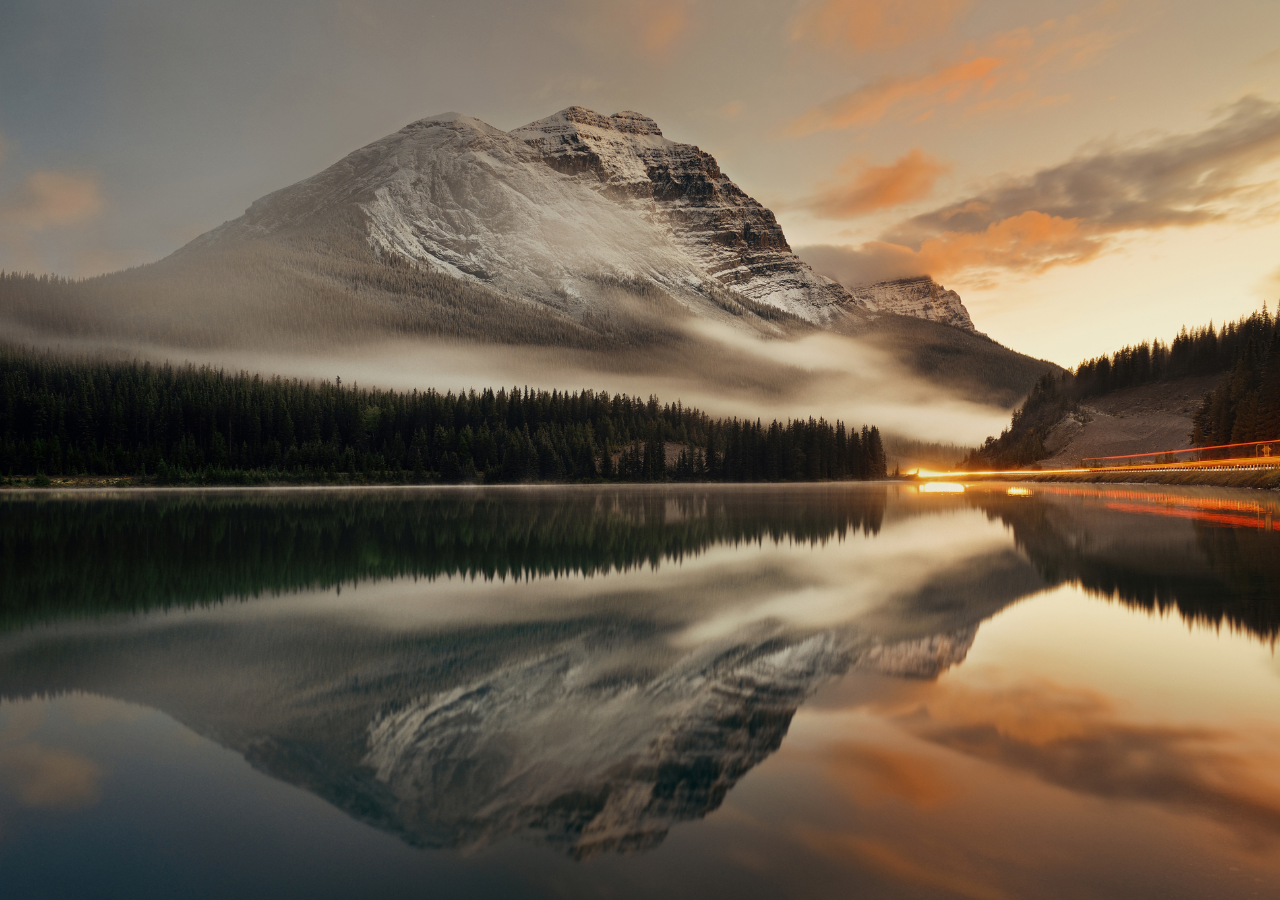
<file: index.html>
<!DOCTYPE html>
<html lang="en">

<head>
    <meta charset="UTF-8">
    <meta name="viewport" content="width=device-width, initial-scale=1.0">
    <title>Murakas</title>
    <link rel="stylesheet" href="/css/style.css">
</head>

<body>

    <header>
        <div id="navbar"></div>
    </header>

    <script type="module" src="/js/main.js"></script>
</body>

</html>
</file>
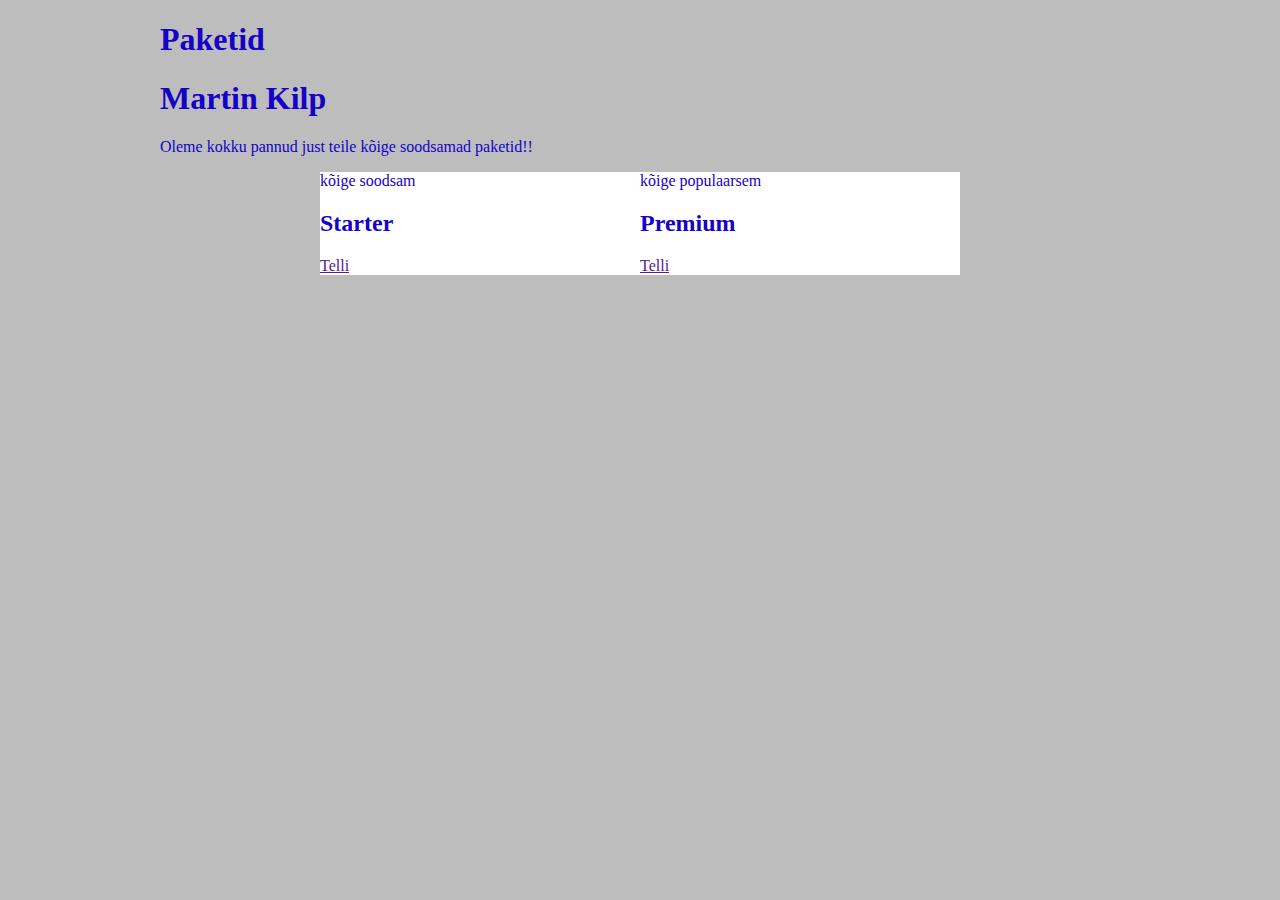
<file: index_Martin_Kilp.html>
<!DOCTYPE html>
<html lang="en">
<head>
    <meta charset="UTF-8" />
    <meta name="viewport" content="width=device-width, initial-scale=1.0">
    <title>Paketid Martin Kilp</title>
    <link rel="preconnect" href="https://fonts.googleapis.com">
<link rel="preconnect" href="https://fonts.gstatic.com" crossorigin>
<link href="https://fonts.googleapis.com/css2?family=Blinker:wght@100;200;300;400;600;700;800;900&family=Michroma" rel="stylesheet">

<style>
    .container{
        max-width: 960px;
        margin: auto;
    }

    .paketid{
        display: flex;
        justify-content: center;
    }

    .pakett{
        min-width: 320px;
        background: white;


    }

    body{
        background: rgb(189, 189, 189);
        color: rgb(21, 1, 199);
    }

</style>

</head>

<body>
    <div class="container">
        <h1>Paketid</h1> <h1>Martin Kilp</h1>
        <p> Oleme kokku pannud just teile kõige soodsamad paketid!!

            <div class="paketid">
                <div class="pakett">
                    <span class="silt">kõige soodsam</span>
                    <h2>Starter</h2>
                    <a class="btn" href>Telli</a>
                </div>
                
                <div class="pakett premium">
                    <span class="silt">kõige populaarsem</span>
                    <h2>Premium</h2>
                    <a class="btn" href>Telli</a>
                </div>

    </div>
</body>

</html>
</file>
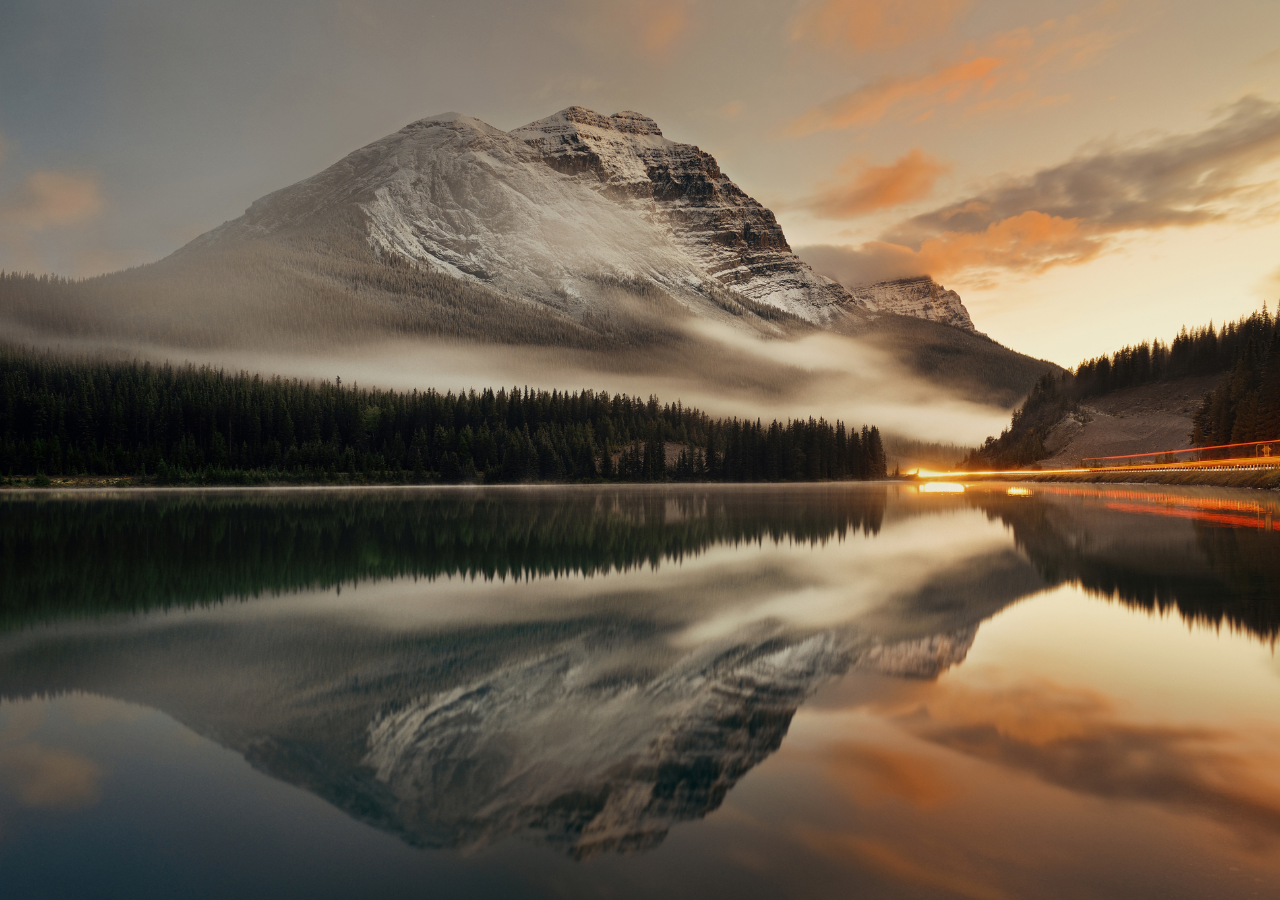
<file: pages/application.html>
<!DOCTYPE html>
<html lang="en">

<head>
    <meta charset="UTF-8">
    <meta name="viewport" content="width=device-width, initial-scale=1.0">
    <title>Application</title>
    <link rel="stylesheet" href="../css/style.css">
</head>

<body>

    <header>
        <div id="navbar"></div>
    </header>

    <script type="module" src="../js/main.js"></script>
</body>

</html>
</file>
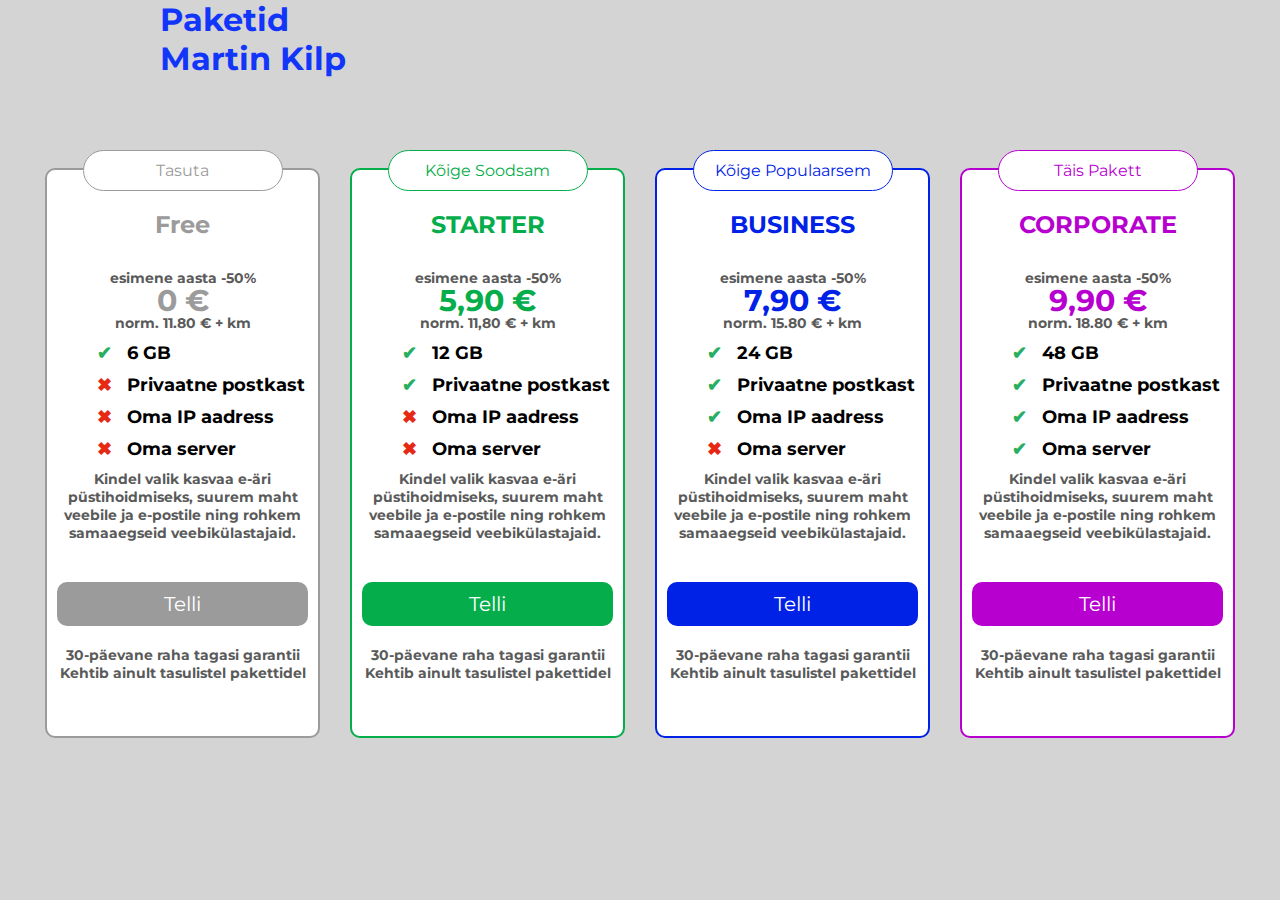
<file: pages/figma.html>
<!DOCTYPE html>
<html lang="en">

<head>

    <meta charset="UTF-8">
    <meta name="viewport" content="width=device-width, initial-scale=1.0">
    <title>Figma</title>

    <link rel="stylesheet" href="../css/style.css">

    <link rel="preconnect" href="https://fonts.googleapis.com">
    <link rel="preconnect" href="https://fonts.gstatic.com" crossorigin>
    <link href="https://fonts.googleapis.com/css2?family=Blinker:wght@100;200;300;400;600;700;800;900&family=Michroma"
        rel="stylesheet">
</head>

<body>

    <header>
        <div id="navbar"></div>
    </header>

    <style>
        body {
            background: rgb(212, 212, 212);
            color: #1235fa;
        }

        .container {
            max-width: 960px;
            margin: auto;
        }

        .paketid {
            margin-top: 75px;
            display: flex;
            justify-content: center;
            min-height: 600px;
        }

        .pakett {
            min-width: 275px;
            background: white;
            margin: 15px;
            border-radius: 10px;
            position: relative;
            padding: 10px;

            --accent: #1235fa;
            --accent-hover: #330688;
            --text: #111;
            --muted: #5a5a5a;
            border: 2px solid var(--accent);
            color: var(--accent);
        }

        .pakett .silt {
            min-width: 200px;
            background: white;
            padding: 10px;
            border-radius: 30px;
            border: 1px solid #1235fa;
            position: absolute;
            text-align: center;
            top: -20px;
            left: 50%;
            transform: translateX(-50%);
        }

        .btn {
            display: block;
            margin-top: 40px;
            margin-bottom: 20px;
            text-align: center;
            background: rgb(0, 0, 255);
            color: white;
            padding: 10px;
            border-radius: 10px;
            text-decoration: none;
            font-size: 20px;
        }

        .pakett .silt {
            border-color: var(--accent);
        }

        .pakett .btn {
            background: var(--accent);
        }

        .pakett .btn:hover {
            background: var(--accent-hover);
        }


        /* pakettide teemad/värvid */
        .pakett.free {
            --accent: #9b9b9b;
            --accent-hover: #464646;
        }

        .pakett.starter {
            --accent: #05ad4b;
            --accent-hover: #00441c;
        }

        .pakett.business {
            --accent: #0022e6;
            --accent-hover: #000f61;
        }

        .pakett.corporate {
            --accent: #b700cf;
            --accent-hover: #3d0046;
        }


        .pakett h2 {
            text-align: center;
            margin-top: 30px;
            margin-bottom: 30px;
        }

        .pakett h3 {
            text-align: center;
            font-size: 14px;
            color: rgb(90, 90, 90);
        }

        .pakett h4 {
            text-align: center;
            font-size: 30px;
            margin-top: -5px;
            margin-bottom: -5px;
        }

        .pakett h5 {

            text-align: left;
            margin-left: 70px;
            font-size: 15px;
            color: rgb(0, 0, 0);
        }


        .omadused {
            padding: 0;
            margin: 0;
        }

        /* check ikoon ja X ikoon */
        .omadused li {
            list-style: none;
            margin-left: 70px;
            margin-top: 10px;
            margin-bottom: 10px;
            font-size: 18px;
            color: #000;
            font-weight: bold;
        }

        .omadused li::before {
            display: inline-block;
            width: 20px;
            margin-left: -30px;
            margin-right: 10px;
        }

        .omadused .li_ok::before {
            content: "✔";
            color: #27ae60;
        }

        .omadused .li_no::before {
            content: "✖";
            color: #e72813;
        }
    </style>

    <div class="container">
        <h1>Paketid</h1>
        <h1>Martin Kilp</h1>

        <div class="paketid">


            <div class="pakett free">
                <span class="silt">Tasuta</span>
                <h2>Free</h2>
                <h3 class="text1">esimene aasta -50%</h3>
                <h4 class="text2">0 €</h4>
                <h3 class="text3">norm. 11.80 € + km</h3>

                <ul class="omadused">
                    <li class="li_ok">6 GB</li>
                    <li class="li_no">Privaatne postkast</li>
                    <li class="li_no">Oma IP aadress</li>
                    <li class="li_no">Oma server</li>
                </ul>

                <h3 class="text8">Kindel valik kasvaa e-äri püstihoidmiseks, suurem maht veebile ja e-postile ning
                    rohkem samaaegseid veebikülastajaid.</h3>
                <a class="btn" href>Telli</a>
                <h3 class="alatekst1">30-päevane raha tagasi garantii</h3>
                <h3 class="alatekst2">Kehtib ainult tasulistel pakettidel</h3>
            </div>

            <div class="pakett starter">
                <span class="silt">Kõige Soodsam</span>
                <h2>STARTER</h2>
                <h3 class="text1">esimene aasta -50%</h3>
                <h4 class="text2">5,90 €</h4>
                <h3 class="text3">norm. 11,80 € + km</h3>

                <ul class="omadused">
                    <li class="li_ok">12 GB</li>
                    <li class="li_ok">Privaatne postkast</li>
                    <li class="li_no">Oma IP aadress</li>
                    <li class="li_no">Oma server</li>
                </ul>

                <h3 class="text8">Kindel valik kasvaa e-äri püstihoidmiseks, suurem maht veebile ja e-postile ning
                    rohkem samaaegseid veebikülastajaid.</h3>
                <a class="btn" href>Telli</a>
                <h3 class="alatekst1">30-päevane raha tagasi garantii</h3>
                <h3 class="alatekst2">Kehtib ainult tasulistel pakettidel</h3>
            </div>

            <div class="pakett business">
                <span class="silt">Kõige Populaarsem</span>
                <h2>BUSINESS</h2>
                <h3 class="text1">esimene aasta -50%</h3>
                <h4 class="text2">7,90 €</h4>
                <h3 class="text3">norm. 15.80 € + km</h3>

                <ul class="omadused">
                    <li class="li_ok">24 GB</li>
                    <li class="li_ok">Privaatne postkast</li>
                    <li class="li_ok">Oma IP aadress</li>
                    <li class="li_no">Oma server</li>
                </ul>

                <h3 class="text8">Kindel valik kasvaa e-äri püstihoidmiseks, suurem maht veebile ja e-postile ning
                    rohkem samaaegseid veebikülastajaid.</h3>
                <a class="btn" href>Telli</a>
                <h3 class="alatekst1">30-päevane raha tagasi garantii</h3>
                <h3 class="alatekst2">Kehtib ainult tasulistel pakettidel</h3>
            </div>

            <div class="pakett corporate">
                <span class="silt">Täis Pakett</span>
                <h2>CORPORATE</h2>
                <h3 class="text1">esimene aasta -50%</h3>
                <h4 class="text2">9,90 €</h4>
                <h3 class="text3">norm. 18.80 € + km</h3>

                <ul class="omadused">
                    <li class="li_ok">48 GB</li>
                    <li class="li_ok">Privaatne postkast</li>
                    <li class="li_ok">Oma IP aadress</li>
                    <li class="li_ok">Oma server</li>
                </ul>

                <h3 class="text8">Kindel valik kasvaa e-äri püstihoidmiseks, suurem maht veebile ja e-postile ning
                    rohkem samaaegseid veebikülastajaid.</h3>
                <a class="btn" href>Telli</a>
                <h3 class="alatekst1">30-päevane raha tagasi garantii</h3>
                <h3 class="alatekst2">Kehtib ainult tasulistel pakettidel</h3>
            </div>

        </div>

        <script type="module" src="../js/main.js"></script>

</body>

</html>
</file>
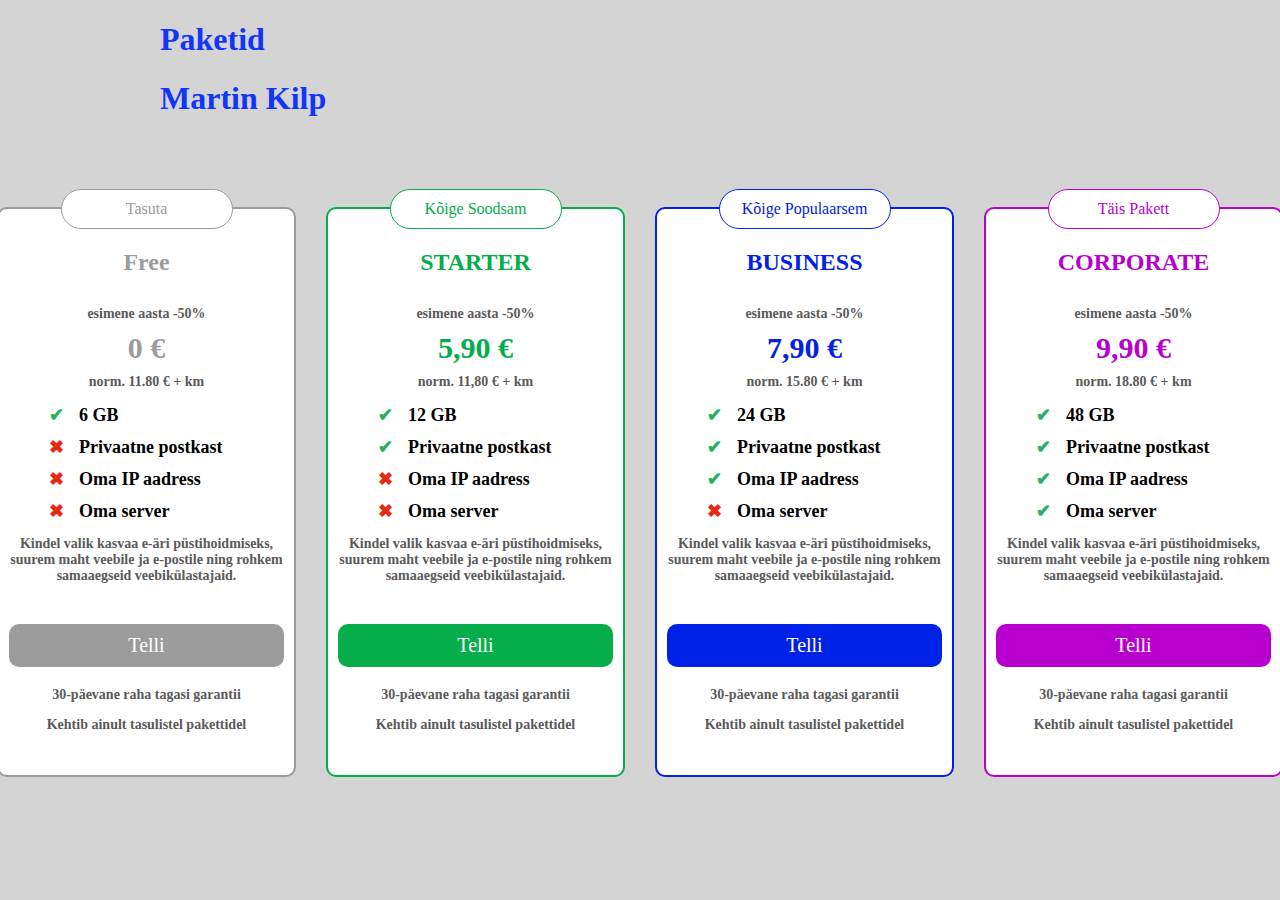
<file: pages/paketid.html>
<!DOCTYPE html>
<html lang="en">

<head>
    <meta charset="UTF-8" />
    <meta name="viewport" content="width=device-width, initial-scale=1.0">
    <title>Paketid</title>
    <link rel="preconnect" href="https://fonts.googleapis.com">
    <link rel="preconnect" href="https://fonts.gstatic.com" crossorigin>
    <link href="https://fonts.googleapis.com/css2?family=Blinker:wght@100;200;300;400;600;700;800;900&family=Michroma"
        rel="stylesheet">

    <style>

        body {
            background: rgb(212, 212, 212);
            color: #1235fa;
        }

        .container {
            max-width: 960px;
            margin: auto;
        }

        .paketid {
            margin-top: 75px;
            display: flex;
            justify-content: center;
            min-height: 600px;
        }

        .pakett {
            min-width: 275px;
            background: white;
            margin: 15px;
            border-radius: 10px;
            position: relative;
            padding: 10px;
            
            --accent: #1235fa;
            --accent-hover: #330688;
            --text: #111;
            --muted: #5a5a5a;
            border: 2px solid var(--accent);
            color: var(--accent);
        }

        .pakett .silt {
            min-width: 150px;
            background: white;
            padding: 10px;
            border-radius: 30px;
            border: 1px solid #1235fa;
            position: absolute;
            text-align: center;
            top: -20px;
            left: 50%;
            transform: translateX(-50%);
        }

        .btn {
            display: block;
            margin-top: 40px;
            margin-bottom: 20px;
            text-align: center;
            background: rgb(0, 0, 255);
            color: white;
            padding: 10px;
            border-radius: 10px;
            text-decoration: none;
            font-size: 20px;
        }

        .pakett .silt { border-color: var(--accent); }
        .pakett .btn { background: var(--accent); }
        .pakett .btn:hover { background: var(--accent-hover); }


        /* pakettide teemad/värvid */
        .pakett.free { --accent:#9b9b9b; --accent-hover:#464646; }
        .pakett.starter { --accent:#05ad4b; --accent-hover:#00441c; }
        .pakett.business { --accent:#0022e6; --accent-hover:#000f61; }
        .pakett.corporate { --accent:#b700cf; --accent-hover:#3d0046; }


        .pakett h2 {
            text-align: center;
            margin-top: 30px;
            margin-bottom: 30px;
        }

        .pakett h3 {
            text-align: center;
            font-size: 14px;
            color: rgb(90, 90, 90);
        }

        .pakett h4 {
            text-align: center;
            font-size: 30px;
            margin-top: -5px;
            margin-bottom: -5px;
        }

        .pakett h5 {

            text-align: left;
            margin-left: 70px;
            font-size: 15px;
            color: rgb(0, 0, 0);
        }


        .omadused {
            padding: 0;
            margin: 0;
        }

        /* check ikoon ja X ikoon */
        .omadused li {
            list-style: none;
            margin-left: 70px;
            margin-top: 10px;
            margin-bottom: 10px;
            font-size: 18px;
            color: #000;
            font-weight: bold;
        }

        .omadused li::before {
            display: inline-block;
            width: 20px;
            margin-left: -30px;
            margin-right: 10px;
        }

        .omadused .li_ok::before {
            content: "✔";
            color: #27ae60;
        }

        .omadused .li_no::before {
            content: "✖";
            color: #e72813;
        }

    </style>

</head>

<body>
    <div class="container">
        <h1>Paketid</h1>
        <h1>Martin Kilp</h1>

        <div class="paketid">


            <div class="pakett free">
                <span class="silt">Tasuta</span>
                <h2>Free</h2>
                <h3 class="text1">esimene aasta -50%</h3>
                <h4 class="text2">0 €</h4>
                <h3 class="text3">norm. 11.80 € + km</h3>

                <ul class="omadused">
                    <li class="li_ok">6 GB</li>
                    <li class="li_no">Privaatne postkast</li>
                    <li class="li_no">Oma IP aadress</li>
                    <li class="li_no">Oma server</li>
                </ul>

                <h3 class="text8">Kindel valik kasvaa e-äri püstihoidmiseks, suurem maht veebile ja e-postile ning
                    rohkem samaaegseid veebikülastajaid.</h3>
                <a class="btn" href>Telli</a>
                <h3 class="alatekst1">30-päevane raha tagasi garantii</h3>
                <h3 class="alatekst2">Kehtib ainult tasulistel pakettidel</h3>
            </div>

            <div class="pakett starter">
                <span class="silt">Kõige Soodsam</span>
                <h2>STARTER</h2>
                <h3 class="text1">esimene aasta -50%</h3>
                <h4 class="text2">5,90 €</h4>
                <h3 class="text3">norm. 11,80 € + km</h3>

                <ul class="omadused">
                    <li class="li_ok">12 GB</li>
                    <li class="li_ok">Privaatne postkast</li>
                    <li class="li_no">Oma IP aadress</li>
                    <li class="li_no">Oma server</li>
                </ul>

                <h3 class="text8">Kindel valik kasvaa e-äri püstihoidmiseks, suurem maht veebile ja e-postile ning
                    rohkem samaaegseid veebikülastajaid.</h3>
                <a class="btn" href>Telli</a>
                <h3 class="alatekst1">30-päevane raha tagasi garantii</h3>
                <h3 class="alatekst2">Kehtib ainult tasulistel pakettidel</h3>
            </div>

            <div class="pakett business">
                <span class="silt">Kõige Populaarsem</span>
                <h2>BUSINESS</h2>
                <h3 class="text1">esimene aasta -50%</h3>
                <h4 class="text2">7,90 €</h4>
                <h3 class="text3">norm. 15.80 € + km</h3>

                <ul class="omadused">
                    <li class="li_ok">24 GB</li>
                    <li class="li_ok">Privaatne postkast</li>
                    <li class="li_ok">Oma IP aadress</li>
                    <li class="li_no">Oma server</li>
                </ul>

                <h3 class="text8">Kindel valik kasvaa e-äri püstihoidmiseks, suurem maht veebile ja e-postile ning
                    rohkem samaaegseid veebikülastajaid.</h3>
                <a class="btn" href>Telli</a>
                <h3 class="alatekst1">30-päevane raha tagasi garantii</h3>
                <h3 class="alatekst2">Kehtib ainult tasulistel pakettidel</h3>
            </div>

            <div class="pakett corporate">
                <span class="silt">Täis Pakett</span>
                <h2>CORPORATE</h2>
                <h3 class="text1">esimene aasta -50%</h3>
                <h4 class="text2">9,90 €</h4>
                <h3 class="text3">norm. 18.80 € + km</h3>

                <ul class="omadused">
                    <li class="li_ok">48 GB</li>
                    <li class="li_ok">Privaatne postkast</li>
                    <li class="li_ok">Oma IP aadress</li>
                    <li class="li_ok">Oma server</li>
                </ul>

                <h3 class="text8">Kindel valik kasvaa e-äri püstihoidmiseks, suurem maht veebile ja e-postile ning
                    rohkem samaaegseid veebikülastajaid.</h3>
                <a class="btn" href>Telli</a>
                <h3 class="alatekst1">30-päevane raha tagasi garantii</h3>
                <h3 class="alatekst2">Kehtib ainult tasulistel pakettidel</h3>
            </div>

        </div>
</body>

</html>
</file>
<file: css/style.css>
@import url('https://fonts.googleapis.com/css2?family=Montserrat:ital,wght@0,500;1,500&display=swap');


* {
    margin: 0;
    padding: 0;
    box-sizing: border-box;
}

body {
    font-family: "Montserrat", sans-serif;
    min-height: 100vh;
    background-image: url("../img/background.jpg");
    background-size: cover;
    background-position: center;
    background-repeat: no-repeat;
    
}

.navbar
{
display: flex;
    align-items: center;
    justify-content: center;
    height: 80px;
    width: 100%;
    position: sticky;
    top: 0;
    background: transparent;
    box-shadow: 0 10px 20px rgba(0, 0, 0, 0.5);
    backdrop-filter: blur(10px);
    z-index: 999;
}

.navbar-conteiner
{
    display: flex;
    align-items: center;
    justify-content: space-between;
    width: 100%;
    padding: 0 2rem;
    max-width: 1600px;
}

.navbar-logo
{
    font-size: 2rem;
    font-weight: 600;
    color: #ffff;
    text-decoration: none;
    cursor: pointer;
}

.navbar-conteiner .navbar-menu
{
    display: flex;
    text-align: center;
    gap: 1,5rem;
    list-style: none;

}

.navbar-conteiner .navbar-menu li a
{
    text-decoration: none;
    color: #ffff;
    font-size: 1.3rem;
    font-weight: 500;
    padding: 3px 20px;
    border-radius: 20px;
    border: 2px solid transparent;
    transition: all 0.7s ease;
    white-space: nowrap;
}

.navbar-conteiner .navbar-menu li a:hover
{
    color: #162530;
    background: rgba(red, green, blue, alpha);
    border: 2px solid #ffff;
}
</file>
